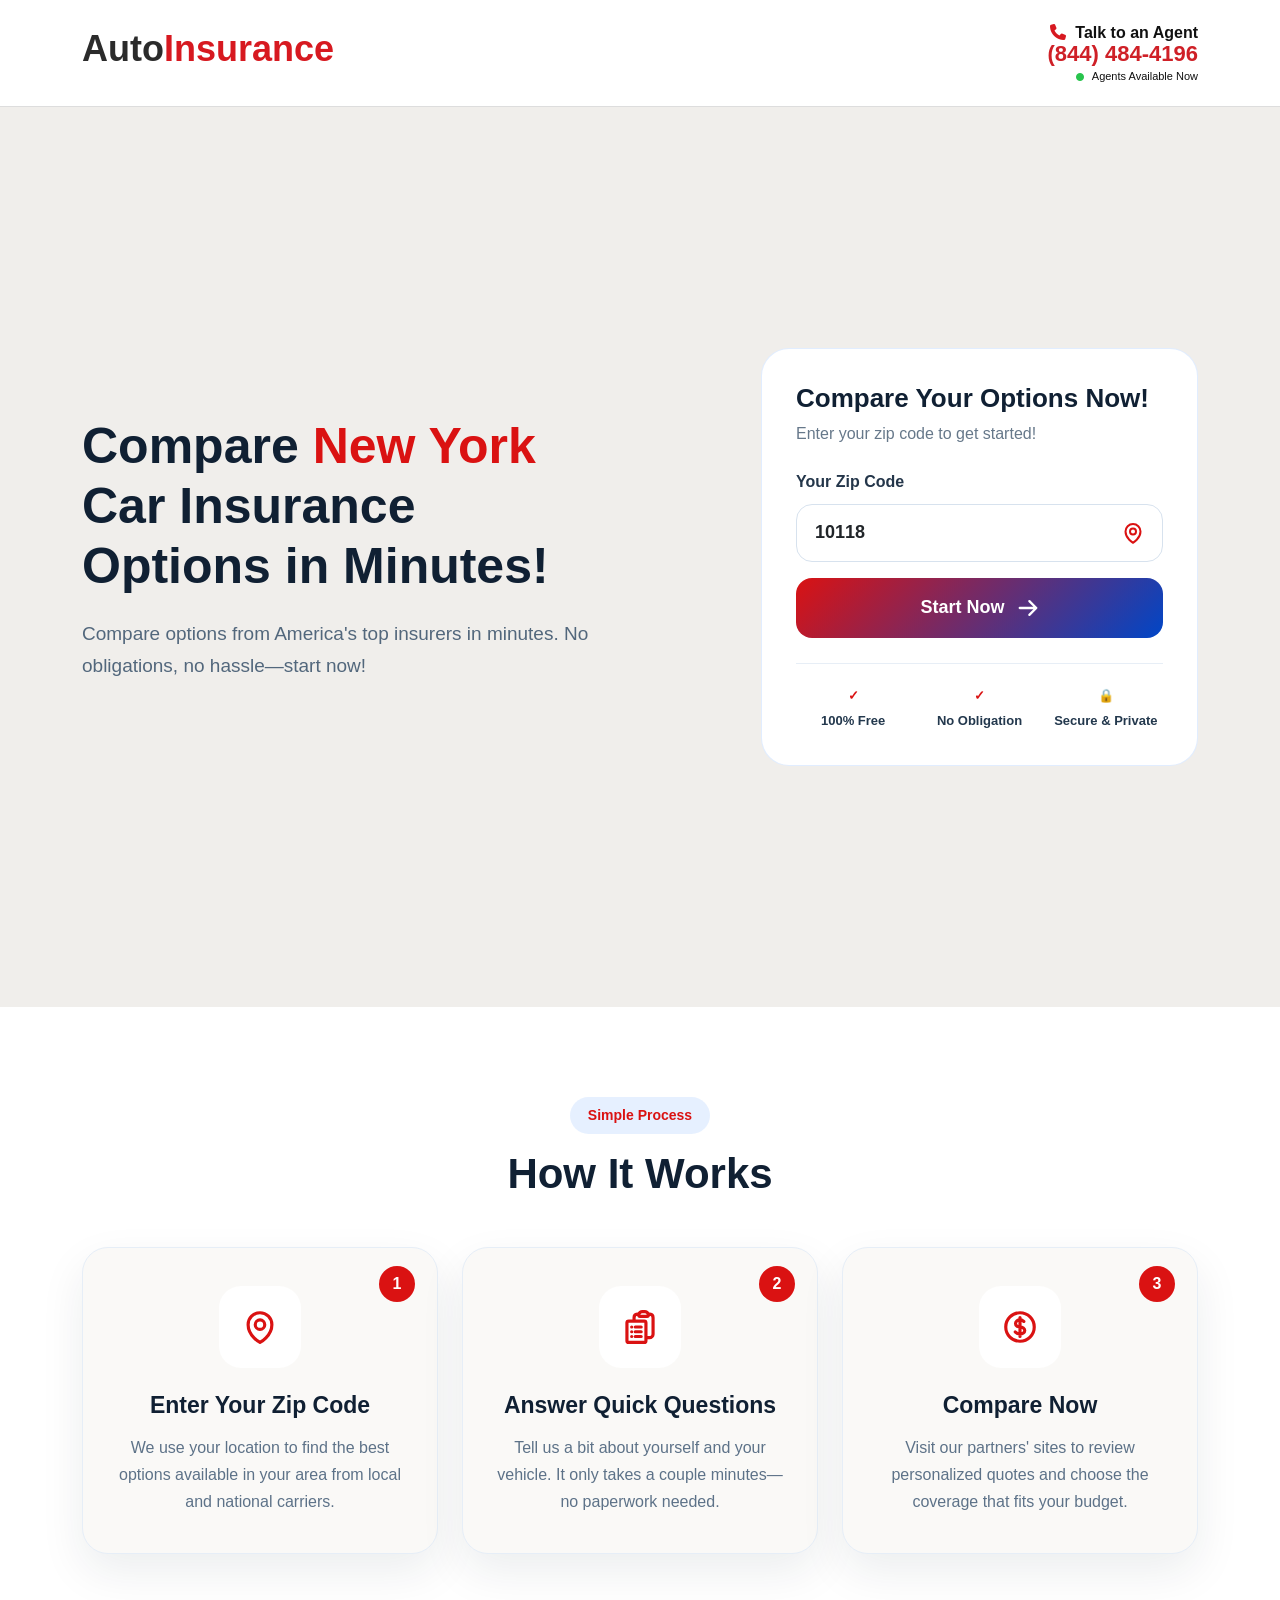
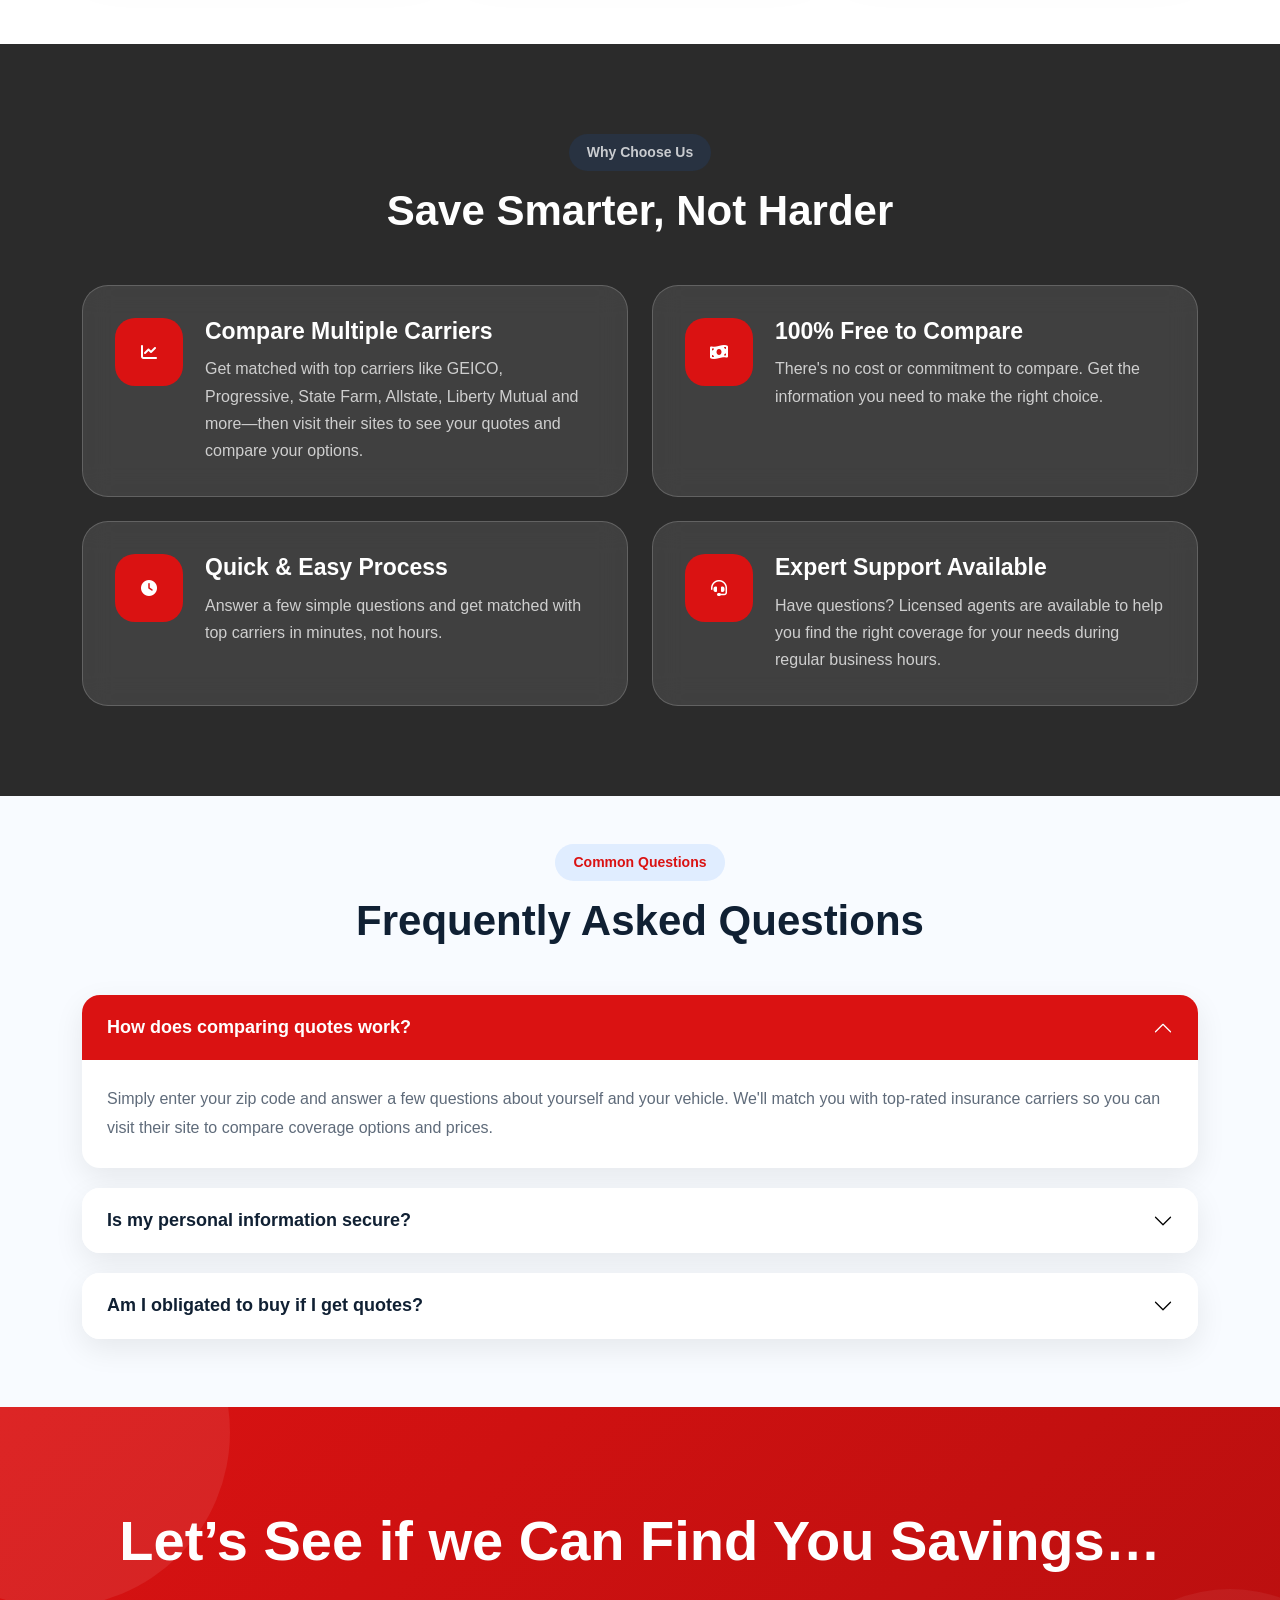
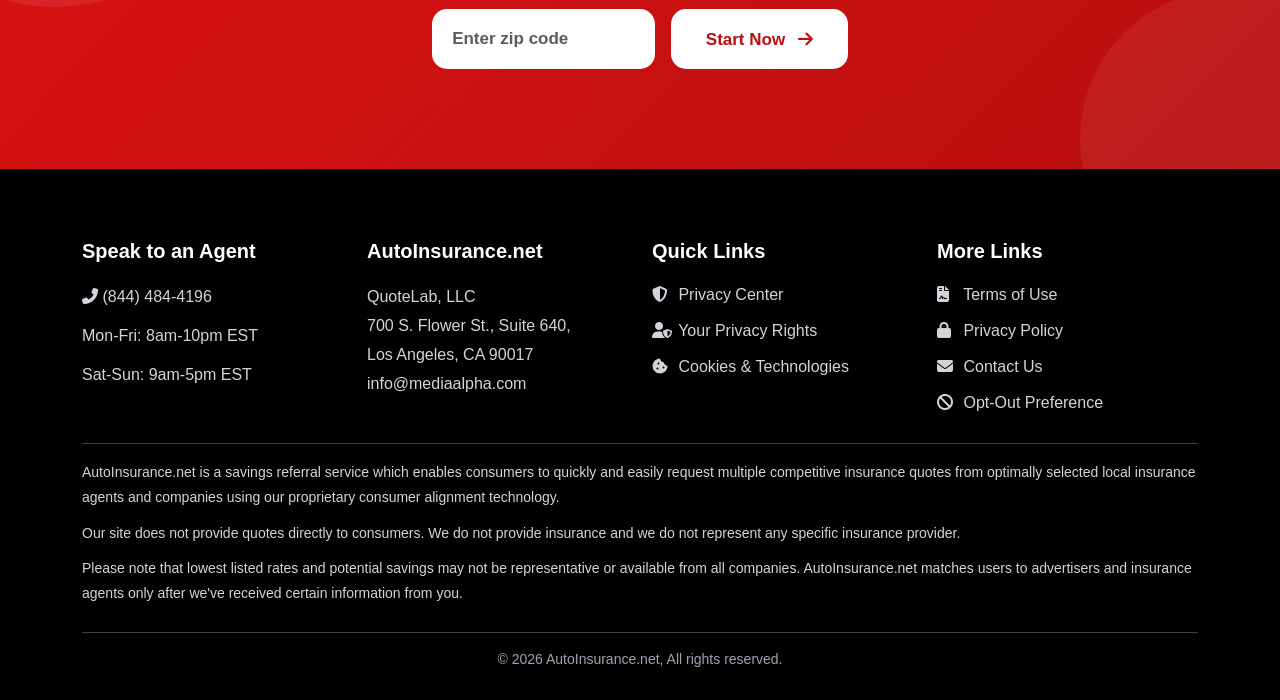
<file: index.html>
<!DOCTYPE html>
<html lang="en">
<head>
  <meta charset="UTF-8">
  <meta name="viewport" content="width=device-width, initial-scale=1.0">
  <title>Auto Insurance</title>

  <link href="https://cdn.jsdelivr.net/npm/bootstrap@5.3.3/dist/css/bootstrap.min.css" rel="stylesheet">
  <link rel="stylesheet" href="https://cdnjs.cloudflare.com/ajax/libs/font-awesome/6.5.0/css/all.min.css">
  <link rel="stylesheet" href="style.css">
  <link rel="stylesheet" href="about.css">
  <script src="https://cdn.jsdelivr.net/npm/@popperjs/core@2.11.8/dist/umd/popper.min.js" integrity="sha384-I7E8VVD/ismYTF4hNIPjVp/Zjvgyol6VFvRkX/vR+Vc4jQkC+hVqc2pM8ODewa9r" crossorigin="anonymous"></script>
<script src="https://cdn.jsdelivr.net/npm/bootstrap@5.3.8/dist/js/bootstrap.min.js" integrity="sha384-G/EV+4j2dNv+tEPo3++6LCgdCROaejBqfUeNjuKAiuXbjrxilcCdDz6ZAVfHWe1Y" crossorigin="anonymous"></script>
</head>
<body>

<header class="top-header py-4">
  <div class="container d-flex justify-content-between align-items-center">
    <h1 class="logo">Auto<span>Insurance</span></h1>

    <div class="phone-box text-end">
      <div><i class="fa-solid fa-phone"></i> Talk to an Agent</div>
      <strong>(844) 484-4196</strong>
      <p><i class="fa-solid fa-circle"></i> Agents Available Now</p>
    </div>
  </div>
</header>


<section class="generated-code-v1-hero js-home">
  <div class="container">
    <div class="row align-items-center g-5">

      <div class="col-lg-6">
        <div class="hero-content">
          

          <h1 class="hero-title">
            Compare <span class="highlight">New York</span> Car Insurance Options in Minutes!
          </h1>

          <p class="hero-subtitle">
            Compare options from America's top insurers in minutes. No obligations, no hassle—start now!
          </p>
        </div>
      </div>

      <div class="col-lg-5 ms-lg-auto">
        <div class="quote-card">
          <div class="quote-card-header">
            <h2 class="quote-card-title">Compare Your Options Now!</h2>
            <p class="quote-card-subtitle">Enter your zip code to get started!</p>
          </div>

          <form class="quote-form">
            <div class="mb-3">
              <label class="form-label" for="heroZip">Your Zip Code</label>

              <div class="zip-input-wrapper">
                <input
                  type="tel"
                  id="heroZip"
                  name="zip"
                  class="form-control zip-input js-zip"
                  placeholder="Enter zip code"
                  maxlength="5"
                  inputmode="numeric"
                  required
                  autocomplete="postal-code"
                  value="10118"
                >

                <svg xmlns="http://www.w3.org/2000/svg" fill="none" viewBox="0 0 24 24" stroke-width="2" stroke="currentColor">
                  <path stroke-linecap="round" stroke-linejoin="round" d="M15 10.5a3 3 0 11-6 0 3 3 0 016 0z"></path>
                  <path stroke-linecap="round" stroke-linejoin="round" d="M19.5 10.5c0 7.142-7.5 11.25-7.5 11.25S4.5 17.642 4.5 10.5a7.5 7.5 0 1115 0z"></path>
                </svg>
              </div>
            </div>

            <button type="submit" class="submit-btn">
              <span>Start Now</span>
              <svg xmlns="http://www.w3.org/2000/svg" fill="none" viewBox="0 0 24 24" stroke-width="2.5" stroke="currentColor">
                <path stroke-linecap="round" stroke-linejoin="round" d="M13.5 4.5L21 12m0 0l-7.5 7.5M21 12H3"></path>
              </svg>
            </button>
          </form>


          <div class="trust-bar">
            <div class="trust-item">
              <span>✓</span>
              <p>100% Free</p>
            </div>

            <div class="trust-item">
              <span>✓</span>
              <p>No Obligation</p>
            </div>

            <div class="trust-item">
              <span>🔒</span>
              <p>Secure & Private</p>
            </div>
          </div>
        </div>
      </div>

    </div>
  </div>
</section>

<section class="how-it-works-section">
  <div class="container">
    <div class="section-header text-center">
      <span class="section-label">Simple Process</span>
      <h2 class="section-title">How It Works</h2>
    </div>

    <div class="row g-4 mt-4">
      <div class="col-lg-4 col-md-6">
        <div class="step-card h-100">
          <div class="step-number">1</div>
          <div class="step-icon">
            <svg xmlns="http://www.w3.org/2000/svg" fill="none" viewBox="0 0 24 24" stroke-width="2" stroke="currentColor">
              <path stroke-linecap="round" stroke-linejoin="round" d="M15 10.5a3 3 0 11-6 0 3 3 0 016 0z"></path>
              <path stroke-linecap="round" stroke-linejoin="round" d="M19.5 10.5c0 7.142-7.5 11.25-7.5 11.25S4.5 17.642 4.5 10.5a7.5 7.5 0 1115 0z"></path>
            </svg>
          </div>
          <h3 class="step-title">Enter Your Zip Code</h3>
          <p class="step-desc">
            We use your location to find the best options available in your area from local and national carriers.
          </p>
        </div>
      </div>

      <div class="col-lg-4 col-md-6">
        <div class="step-card h-100">
          <div class="step-number">2</div>
          <div class="step-icon">
            <svg xmlns="http://www.w3.org/2000/svg" fill="none" viewBox="0 0 24 24" stroke-width="2" stroke="currentColor">
              <path stroke-linecap="round" stroke-linejoin="round" d="M9 12h3.75M9 15h3.75M9 18h3.75m3 .75H18a2.25 2.25 0 002.25-2.25V6.108c0-1.135-.845-2.098-1.976-2.192a48.424 48.424 0 00-1.123-.08m-5.801 0c-.065.21-.1.433-.1.664 0 .414.336.75.75.75h4.5a.75.75 0 00.75-.75 2.25 2.25 0 00-.1-.664m-5.8 0A2.251 2.251 0 0113.5 2.25H15c1.012 0 1.867.668 2.15 1.586m-5.8 0c-.376.023-.75.05-1.124.08C9.095 4.01 8.25 4.973 8.25 6.108V8.25m0 0H4.875c-.621 0-1.125.504-1.125 1.125v11.25c0 .621.504 1.125 1.125 1.125h9.75c.621 0 1.125-.504 1.125-1.125V9.375c0-.621-.504-1.125-1.125-1.125H8.25zM6.75 12h.008v.008H6.75V12zm0 3h.008v.008H6.75V15zm0 3h.008v.008H6.75V18z"></path>
            </svg>
          </div>
          <h3 class="step-title">Answer Quick Questions</h3>
          <p class="step-desc">
            Tell us a bit about yourself and your vehicle. It only takes a couple minutes—no paperwork needed.
          </p>
        </div>
      </div>

      <div class="col-lg-4 col-md-6 mx-md-auto">
        <div class="step-card h-100">
          <div class="step-number">3</div>
          <div class="step-icon">
            <svg xmlns="http://www.w3.org/2000/svg" fill="none" viewBox="0 0 24 24" stroke-width="2" stroke="currentColor">
              <path stroke-linecap="round" stroke-linejoin="round" d="M12 6v12m-3-2.818l.879.659c1.171.879 3.07.879 4.242 0 1.172-.879 1.172-2.303 0-3.182C13.536 12.219 12.768 12 12 12c-.725 0-1.45-.22-2.003-.659-1.106-.879-1.106-2.303 0-3.182s2.9-.879 4.006 0l.415.33M21 12a9 9 0 11-18 0 9 9 0 0118 0z"></path>
            </svg>
          </div>
          <h3 class="step-title">Compare Now</h3>
          <p class="step-desc">
            Visit our partners' sites to review personalized quotes and choose the coverage that fits your budget.
          </p>
        </div>
      </div>
    </div>
  </div>
</section>


<section class="generated-code-v1-benefits">
  <div class="container">
    <div class="section-header text-center">
      <span class="section-label light-label">Why Choose Us</span>
      <h2 class="section-title text-white">Save Smarter, Not Harder</h2>
    </div>

    <div class="row g-4 mt-4">
      <div class="col-lg-6">
        <div class="benefit-card h-100">
          <div class="benefit-icon">
    <i class="fa-solid fa-chart-line"></i>
          </div>  
          <div class="benefit-content">
            <h3>Compare Multiple Carriers</h3>
            <p>Get matched with top carriers like GEICO, Progressive, State Farm, Allstate, Liberty Mutual and more—then visit their sites to see your quotes and compare your options.</p>
          </div>
        </div>
      </div>

      <div class="col-lg-6">
        <div class="benefit-card h-100">
          <div class="benefit-icon">
    <i class="fa-solid fa-money-bill-wave"></i>
          </div>
          <div class="benefit-content">
            <h3>100% Free to Compare</h3>
            <p>There's no cost or commitment to compare. Get the information you need to make the right choice.</p>
          </div>
        </div>
      </div>

      <div class="col-lg-6">
        <div class="benefit-card h-100">
        <div class="benefit-icon">
            <i class="fa-solid fa-clock"></i>
        </div>
          <div class="benefit-content">
            <h3>Quick & Easy Process</h3>
            <p>Answer a few simple questions and get matched with top carriers in minutes, not hours.</p>
          </div>
        </div>
      </div>

      <div class="col-lg-6">
        <div class="benefit-card h-100">
          <div class="benefit-icon">
              <i class="fa-solid fa-headset"></i>
          </div>
          <div class="benefit-content">
            <h3>Expert Support Available</h3>
            <p>Have questions? Licensed agents are available to help you find the right coverage for your needs during regular business hours.</p>
          </div>
        </div>
      </div>
    </div>
  </div>
</section>


<section class="generated-code-v1-faq py-5">
    <div class="container">

        <div class="section-header text-center mb-5">
            <span class="section-label">Common Questions</span>
            <h2 class="section-title">Frequently Asked Questions</h2>
        </div>

        <div class="accordion custom-faq" id="faqAccordion">

            <!-- FAQ 1 -->
            <div class="accordion-item">
                <h2 class="accordion-header">
                    <button class="accordion-button" type="button"
                        data-bs-toggle="collapse"
                        data-bs-target="#faqOne">
                        How does comparing quotes work?
                    </button>
                </h2>

                <div id="faqOne"
                    class="accordion-collapse collapse show"
                    data-bs-parent="#faqAccordion">
                    <div class="accordion-body">
                        Simply enter your zip code and answer a few questions
                        about yourself and your vehicle. We'll match you with
                        top-rated insurance carriers so you can visit their site
                        to compare coverage options and prices.
                    </div>
                </div>
            </div>

            <!-- FAQ 2 -->
            <div class="accordion-item">
                <h2 class="accordion-header">
                    <button class="accordion-button collapsed"
                        type="button"
                        data-bs-toggle="collapse"
                        data-bs-target="#faqTwo">
                        Is my personal information secure?
                    </button>
                </h2>

                <div id="faqTwo"
                    class="accordion-collapse collapse"
                    data-bs-parent="#faqAccordion">
                    <div class="accordion-body">
                        Absolutely. We use industry-standard encryption to
                        protect your data. Your information is only shared
                        with our marketing partners and the insurance carriers
                        you choose to receive quotes from.
                    </div>
                </div>
            </div>

            <!-- FAQ 3 -->
            <div class="accordion-item">
                <h2 class="accordion-header">
                    <button class="accordion-button collapsed"
                        type="button"
                        data-bs-toggle="collapse"
                        data-bs-target="#faqThree">
                        Am I obligated to buy if I get quotes?
                    </button>
                </h2>

                <div id="faqThree"
                    class="accordion-collapse collapse"
                    data-bs-parent="#faqAccordion">
                    <div class="accordion-body">
                        No, there's absolutely no obligation. Comparing options
                        is completely free, and you're under no pressure to
                        purchase. Take your time to compare options and make
                        the decision that's right for you.
                    </div>
                </div>
            </div>

        </div>

    </div>
</section>

<section class="generated-code-v1-cta-section">
    <div class="container">
        <div class="cta-wrapper text-center">

            <h2 class="cta-title">
                Let’s See if we Can Find You Savings…
            </h2>

            <form class="cta-form mx-auto">
                <div class="row g-3 justify-content-center">

                    <div class="col-lg-4 col-md-5">
                        <input
                            type="text"
                            name="zip"
                            class="form-control cta-input"
                            placeholder="Enter zip code"
                            maxlength="5"
                            pattern="[0-9]{5}"
                            inputmode="numeric"
                            required>
                    </div>

                    <div class="col-lg-auto col-md-auto">
                        <button type="submit" class="btn cta-btn">
                            Start Now
                            <i class="fa-solid fa-arrow-right ms-2"></i>
                        </button>
                    </div>

                </div>
            </form>

        </div>
    </div>
</section>


<footer class="footer-section">

    <div class="container">

        <div class="row gy-4">

            <div class="col-lg-3 col-md-6">
                <h5>Speak to an Agent</h5>

                <p>
                    <i class="fas fa-phone-alt"></i>
                    (844) 484-4196
                </p>

                <p>Mon-Fri: 8am-10pm EST</p>
                <p>Sat-Sun: 9am-5pm EST</p>
            </div>

            <div class="col-lg-3 col-md-6">
                <h5>AutoInsurance.net</h5>

                <p>
                    QuoteLab, LLC <br>
                    700 S. Flower St., Suite 640,<br>
                    Los Angeles, CA 90017<br>
                    info@mediaalpha.com
                </p>
            </div>

            <div class="col-lg-3 col-md-6">
                <h5>Quick Links</h5>

                <ul class="footer-links">
                    <li><a href="#"><i class="fas fa-shield-alt"></i> Privacy Center</a></li>
                    <li><a href="#"><i class="fas fa-user-shield"></i> Your Privacy Rights</a></li>
                    <li><a href="#"><i class="fas fa-cookie-bite"></i> Cookies & Technologies</a></li>
                </ul>
            </div>

            <div class="col-lg-3 col-md-6">
                <h5>More Links</h5>

                <ul class="footer-links">
                    <li><a href="#"><i class="fas fa-file-contract"></i> Terms of Use</a></li>
                    <li><a href="#"><i class="fas fa-lock"></i> Privacy Policy</a></li>
                    <li><a href="#"><i class="fas fa-envelope"></i> Contact Us</a></li>
                    <li><a href="#"><i class="fas fa-ban"></i> Opt-Out Preference</a></li>
                </ul>
            </div>

        </div>

        <hr>

        <div class="row">
            <div class="col-12">

                <div class="footer-disclaimer">

                    <p>
                        AutoInsurance.net is a savings referral service which enables consumers to quickly and easily request multiple competitive insurance quotes from optimally selected local insurance agents and companies using our proprietary consumer alignment technology.
                    </p>

                    <p>
                        Our site does not provide quotes directly to consumers. We do not provide insurance and we do not represent any specific insurance provider.
                    </p>

                    <p>
                        Please note that lowest listed rates and potential savings may not be representative or available from all companies. AutoInsurance.net matches users to advertisers and insurance agents only after we've received certain information from you.
                    </p>

                </div>

            </div>
        </div>

        <hr>

        <div class="text-center copyright">
            © 2026 AutoInsurance.net, All rights reserved.
        </div>

    </div>

</footer>
</body>
</html>
</file>
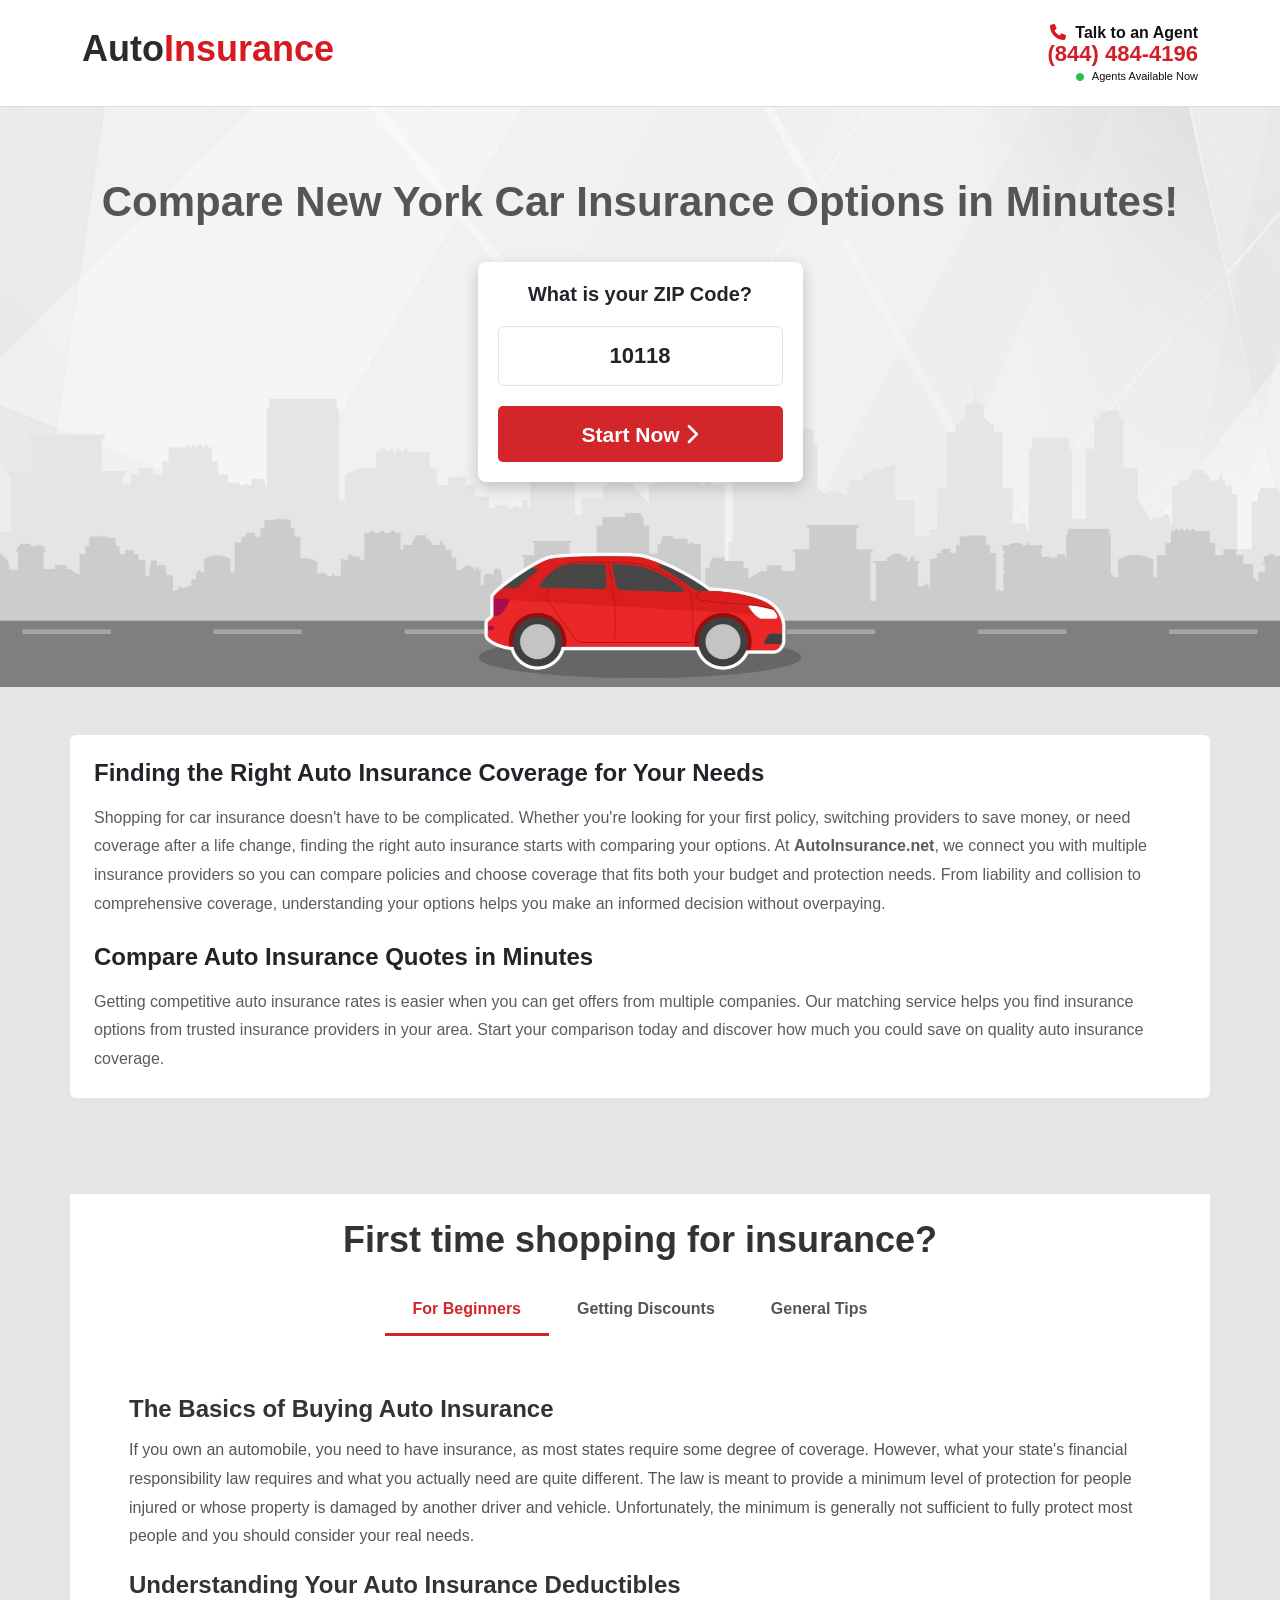
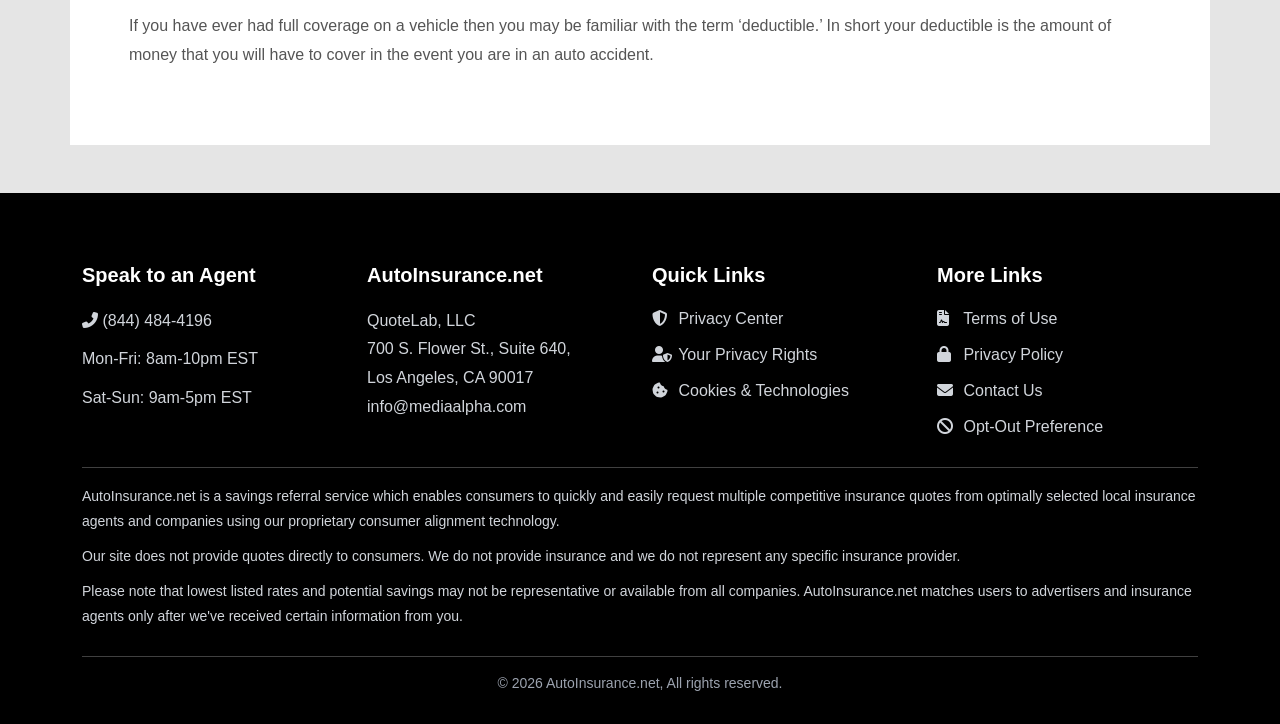
<file: about.html>
<!DOCTYPE html>
<html lang="en">
<head>
  <meta charset="UTF-8">
  <meta name="viewport" content="width=device-width, initial-scale=1.0">
  <title>Auto Insurance</title>

  <link href="https://cdn.jsdelivr.net/npm/bootstrap@5.3.3/dist/css/bootstrap.min.css" rel="stylesheet">
  <link rel="stylesheet" href="https://cdnjs.cloudflare.com/ajax/libs/font-awesome/6.5.0/css/all.min.css">
  <link rel="stylesheet" href="style.css">
  <script src="https://cdn.jsdelivr.net/npm/@popperjs/core@2.11.8/dist/umd/popper.min.js" integrity="sha384-I7E8VVD/ismYTF4hNIPjVp/Zjvgyol6VFvRkX/vR+Vc4jQkC+hVqc2pM8ODewa9r" crossorigin="anonymous"></script>
<script src="https://cdn.jsdelivr.net/npm/bootstrap@5.3.8/dist/js/bootstrap.min.js" integrity="sha384-G/EV+4j2dNv+tEPo3++6LCgdCROaejBqfUeNjuKAiuXbjrxilcCdDz6ZAVfHWe1Y" crossorigin="anonymous"></script>
</head>
<body>

<header class="top-header py-4">
  <div class="container d-flex justify-content-between align-items-center">
    <h1 class="logo">Auto<span>Insurance</span></h1>

    <div class="phone-box text-end">
      <div><i class="fa-solid fa-phone"></i> Talk to an Agent</div>
      <strong>(844) 484-4196</strong>
      <p><i class="fa-solid fa-circle"></i> Agents Available Now</p>
    </div>
  </div>
</header>

<section class="hero">
  <div class="container text-center">
    <h1>Compare New York Car Insurance Options in Minutes!</h1>

    <div class="zip-card ">
      <h4>What is your ZIP Code?</h4>
      <input type="text" value="10118" class="form-control text-center">
      <button class="btn start-btn">
        Start Now <i class="fa-solid fa-chevron-right"></i>
      </button>
    </div>

    
    </div>
  </div>
</section>


<section class="py-5" style="background-color: #e5e5e5;">
    <div class="container bg-white p-4 rounded">
        <div class="row justify-content-center">
            <div class="col-lg-12">

                <div class="coverage-content">

                    <h4 class="fw-bold mb-3">
                        Finding the Right Auto Insurance Coverage for Your Needs
                    </h4>

                    <p class="text-muted mb-4">
                        Shopping for car insurance doesn't have to be complicated.
                        Whether you're looking for your first policy, switching
                        providers to save money, or need coverage after a life
                        change, finding the right auto insurance starts with
                        comparing your options.

                        At <strong>AutoInsurance.net</strong>, we connect you with
                        multiple insurance providers so you can compare policies
                        and choose coverage that fits both your budget and
                        protection needs. From liability and collision to
                        comprehensive coverage, understanding your options helps
                        you make an informed decision without overpaying.
                    </p>

                    <h4 class="fw-bold mb-3">
                        Compare Auto Insurance Quotes in Minutes
                    </h4>

                    <p class="text-muted mb-0">
                        Getting competitive auto insurance rates is easier when
                        you can get offers from multiple companies. Our matching
                        service helps you find insurance options from trusted
                        insurance providers in your area. Start your comparison
                        today and discover how much you could save on quality
                        auto insurance coverage.
                    </p>

                </div>

            </div>
        </div>
    </div>
</section>


<section class="buyersGuide content content--buyer content--bottom js-home py-5"  style="background-color: #e5e5e5;">
  <div class="container bg-white p-4">

    <div class="row">
      <div class="col-12 text-center">
        <h2 class="buyersGuide__title content__title fw-bold mb-4">
          First time shopping for insurance?
        </h2>
      </div>
    </div>

    <div class="row">
      <div class="col-12 content__col">
        <ul class="nav justify-content-center js-nav mb-4" id="buyersGuideTabs">
          <li class="nav-item">
            <button class="nav-link active" type="button" data-bs-target="#carouselIndicator" data-bs-slide-to="0">
              For Beginners
            </button>
          </li>

          <li class="nav-item">
            <button class="nav-link" type="button" data-bs-target="#carouselIndicator" data-bs-slide-to="1">
              Getting Discounts
            </button>
          </li>

          <li class="nav-item">
            <button class="nav-link" type="button" data-bs-target="#carouselIndicator" data-bs-slide-to="2">
              General Tips
            </button>
          </li>
        </ul>
      </div>
    </div>

    <div id="carouselIndicator" class="carousel slide help-text" data-bs-ride="false" data-bs-interval="false">
      <div class="carousel-inner">

        <div class="carousel-item active">
          <div class="d-block w-100">
            <h3>The Basics of Buying Auto Insurance</h3>
            <p>If you own an automobile, you need to have insurance, as most states require some degree of coverage. However, what your state's financial responsibility law requires and what you actually need are quite different. The law is meant to provide a minimum level of protection for people injured or whose property is damaged by another driver and vehicle. Unfortunately, the minimum is generally not sufficient to fully protect most people and you should consider your real needs.</p>

            <h3>Understanding Your Auto Insurance Deductibles</h3>
            <p>If you have ever had full coverage on a vehicle then you may be familiar with the term ‘deductible.’ In short your deductible is the amount of money that you will have to cover in the event you are in an auto accident.</p>
          </div>
        </div>

        <div class="carousel-item">
          <div class="d-block w-100">
            <h3>Tips for Finding and Taking Advantage of Discounts on Auto Insurance</h3>
            <p>Many auto insurance companies offer insurance discounts. However, not every consumer is aware of these discounts or remembers to ask about them. Being proactive as a car insurance consumer can save you a lot of money over the course of your policy. Generally, auto insurance discounts can be broken down into three categories:</p>

            <ul>
              <li>Discounts Related to the Driver or Drivers</li>
              <li>Discounts Related to the Policy</li>
              <li>Discounts Related to the Vehicle</li>
            </ul>

            <p>Often these discounts can be combined to save even more money.</p>

            <h3>Tip One: Driver-Related Car Insurance Discounts</h3>
            <p>Driver-related car insurance discounts can be significant. These usually include having a clean driving record, with no speeding tickets, traffic violations or accidents, as well as being what is considered a safe driver. There are also often auto insurance discounts for things like the driver being older and experienced, a college graduate, and a homeowner. Driver discounts vary from insurance company to insurance company.</p>

            <h3>Tip Two: Policy-Related Auto Insurance Discounts</h3>
            <p>There are many common types of policy-related auto insurance discounts. Chief among these are bundled discounts which involve multiple vehicles or multiple types of policies. If you are a renter or a homeowner, adding renters insurance or homeowners insurance through the same company that carries your car insurance usually gives a discount. There may also be discounts for paying in full rather than making monthly payments, setting-up an automatic electronic payment through your checking account, and for choosing paperless billing for your car insurance premiums.</p>

            <h3>Tip Three: Vehicle-Related Car Insurance Discount</h3>
            <p>In addition to driver- and policy-related auto insurance discounts, many companies offer reduced rates related to the vehicle that is being insured. Security and safety elements for the vehicle, such as airbags, anti-lock brakes, vehicle recovery systems, and anti-theft devices may lower your car insurance premiums.</p>

            <h3>Making the Most of Auto Insurance Discounts</h3>
            <p>There are many auto insurance discounts available, and they can significantly decrease your premiums. When you are looking for car insurance, be sure to ask about discounts available and how to take advantage of each of them. Whether you are bundling your car insurance with other types of insurance, maintaining a safe driving record, or have a vehicle with excellent safety components, discounts are to your benefit and they will save you money on your auto insurance premiums.</p>

            <p>Because different car insurance companies offer different types and amounts of discounts, it is best that you compare offers from a variety of insurance providers to make sure you are not just getting the best rates on the auto insurance you need, but that you are getting the discounts you deserve.</p>
          </div>
        </div>

        <div class="carousel-item">
          <div class="d-block w-100">
            <h3>How Much Insurance is Enough?</h3>
            <p>Determining how much car insurance you need is an individual decision. While you may decide that the state-mandated auto insurance minimums are acceptable, the savvy vehicle owner understands that minimal insurance is not enough protection if one is involved in a collision that results in serious bodily injury or extensive and expensive damage to another vehicle, multiple vehicles, or property.</p>

            <p>When determining how much auto insurance you need to purchase, you need to consider:</p>

            <ul>
              <li>How much money you regularly have available that you can use to pay for injuries or vehicle damage beyond the maximum set by a car insurance policy</li>
              <li>How many and which types of additional auto insurance options will provide you with the best protection</li>
            </ul>

            <p>Once you have answered these questions, you are ready to start looking for the car insurance policy or policies that are not only affordable but which will give you the greatest amount of financial security.</p>

            <h3>Car Insurance: State-Mandated Minimums and Your Wallet</h3>
            <p>State-mandated car insurance minimums offer barebones insurance coverage to the policy holder. If you are in a car crash and there are multiple serious injuries, as well as vehicles severely damaged or destroyed, your minimal car insurance is not going to protect you very well. You may be found and held financially liable for long-term medical care expenses, costly vehicle repairs, or even replacement of a car. Carrying more than the minimum insurance saves your wallet and protects your assets.</p>

            <h3>Research Different Types of Car Insurance</h3>
            <p>There are many types of car insurance policies that go beyond the minimum coverage required. Most of these are affordable, have varying deductibles and will save you money if you need to make a claim.</p>

            <h3>Collision and Comprehensive Car Insurance</h3>
            <p>Collision insurance covers your car repairs or replacement following an accident. Comprehensive auto insurance is used for damages to your vehicle in the event of vandalism, theft or a natural disaster.</p>

            <h3>Underinsured and Uninsured Motorist Policies</h3>
            <p>Some states require purchasing this, but not all. If you are injured in an accident involving another driver, who does not have enough insurance to cover your injuries or who is breaking the law and driving without insurance, an underinsured and uninsured motorist policy will cover you and your family.</p>

            <h3>Deciding on How Much Car Insurance You Need</h3>
            <p>Everyone has different car insurance needs. Factors may vary including, how much can one afford each month, the number and price of assets that need to be protected and the value of the vehicle. Generally speaking, purchasing more insurance is better than less and more coverage with a slightly higher deductible is a good trade-off. Be sure to compare auto insurance quotes for different insurance types, investigate available policy discounts and make the decision that works best for you and your car insurance needs.</p>
          </div>
        </div>

      </div>
    </div>

  </div>
</section>


<footer class="footer-section">

    <div class="container">

        <div class="row gy-4">

            <div class="col-lg-3 col-md-6">
                <h5>Speak to an Agent</h5>

                <p>
                    <i class="fas fa-phone-alt"></i>
                    (844) 484-4196
                </p>

                <p>Mon-Fri: 8am-10pm EST</p>
                <p>Sat-Sun: 9am-5pm EST</p>
            </div>

            <div class="col-lg-3 col-md-6">
                <h5>AutoInsurance.net</h5>

                <p>
                    QuoteLab, LLC <br>
                    700 S. Flower St., Suite 640,<br>
                    Los Angeles, CA 90017<br>
                    info@mediaalpha.com
                </p>
            </div>

            <div class="col-lg-3 col-md-6">
                <h5>Quick Links</h5>

                <ul class="footer-links">
                    <li><a href="#"><i class="fas fa-shield-alt"></i> Privacy Center</a></li>
                    <li><a href="#"><i class="fas fa-user-shield"></i> Your Privacy Rights</a></li>
                    <li><a href="#"><i class="fas fa-cookie-bite"></i> Cookies & Technologies</a></li>
                </ul>
            </div>

            <div class="col-lg-3 col-md-6">
                <h5>More Links</h5>

                <ul class="footer-links">
                    <li><a href="#"><i class="fas fa-file-contract"></i> Terms of Use</a></li>
                    <li><a href="#"><i class="fas fa-lock"></i> Privacy Policy</a></li>
                    <li><a href="#"><i class="fas fa-envelope"></i> Contact Us</a></li>
                    <li><a href="#"><i class="fas fa-ban"></i> Opt-Out Preference</a></li>
                </ul>
            </div>

        </div>

        <hr>

        <div class="row">
            <div class="col-12">

                <div class="footer-disclaimer">

                    <p>
                        AutoInsurance.net is a savings referral service which enables consumers to quickly and easily request multiple competitive insurance quotes from optimally selected local insurance agents and companies using our proprietary consumer alignment technology.
                    </p>

                    <p>
                        Our site does not provide quotes directly to consumers. We do not provide insurance and we do not represent any specific insurance provider.
                    </p>

                    <p>
                        Please note that lowest listed rates and potential savings may not be representative or available from all companies. AutoInsurance.net matches users to advertisers and insurance agents only after we've received certain information from you.
                    </p>

                </div>

            </div>
        </div>

        <hr>

        <div class="text-center copyright">
            © 2026 AutoInsurance.net, All rights reserved.
        </div>

    </div>

</footer>
</body>
</html>
</file>
<file: style.css>
* {
  margin: 0;
  padding: 0;
  box-sizing: border-box;
}

body {
  font-family: Arial, Helvetica, sans-serif;
}

.top-header {
  background: #fff;
  border-bottom: 1px solid #ddd;
}

.logo {
  font-size: 36px;
  font-weight: 800;
  color: #2b2b2b;
}

.logo span {
  color: #d71920;
}

.phone-box {
  font-size: 16px;
  font-weight: 700;
  color: #111;
  line-height: 1.1;
}

.phone-box i {
  color: #d71920;
  margin-right: 5px;
}

.phone-box strong {
  display: block;
  color: #cf2027;
  font-size: 22px;
}

.phone-box p {
  font-size: 11px;
  margin: 4px 0 0;
  font-weight: 500;
}

.phone-box p i {
  color: #28c44d;
  font-size: 8px;
}

.hero {
  min-height: 580px;
    background-image: url(/images/download.jfif);
  background-size: cover;

  background-position: bottom; 
   padding-top: 35px;
  padding-bottom: 35px;
}

.hero h1 {
  font-size: 42px;
  font-weight: 800;
  color: #555;
  margin-bottom: 35px;
  margin-top: 35px;
}

.zip-card {
  width: 325px;
  background: #fff;
  padding: 20px;
  margin: auto;
  border-radius: 8px;
  box-shadow: 0 5px 15px rgba(0,0,0,.2);

}

.zip-card h4 {
  font-size: 20px;
  font-weight: 800;
  margin-bottom: 20px;
}

.zip-card input {
  height: 60px;
  font-size: 22px;
  font-weight: 800;
  margin-bottom: 20px;
}

.start-btn {
  width: 100%;
  height: 56px;
  background: #d2262b;
  color: #fff;
  font-size: 21px;
  font-weight: 800;
  border-radius: 5px;
}

.start-btn:hover {
  background: #b91d23;
  color: #fff;
}

.car {
  position: relative;
  z-index: 3;
  margin: 20px auto 0;
  width: 460px;
  height: 160px;
}

.car-body {
  position: absolute;
  bottom: 25px;
  width: 430px;
  height: 95px;
  background: #ed1c24;
  border: 6px solid #fff;
  border-radius: 80px 140px 35px 35px;
  box-shadow: 0 12px 0 rgba(0,0,0,.2);
}

.car-body::before {
  content: "";
  position: absolute;
  top: -48px;
  left: 80px;
  width: 185px;
  height: 70px;
  background: #ed1c24;
  border: 6px solid #fff;
  border-bottom: none;
  border-radius: 85px 85px 0 0;
}

.window {
  position: absolute;
  top: -36px;
  height: 45px;
  background: #333;
  z-index: 3;
}

.window.back {
  left: 88px;
  width: 90px;
  border-radius: 45px 5px 0 0;
}

.window.front {
  left: 185px;
  width: 105px;
  border-radius: 5px 45px 0 0;
}

.light {
  position: absolute;
  right: 12px;
  top: 28px;
  width: 45px;
  height: 18px;
  background: white;
  border-radius: 0 20px 20px 0;
}

.wheel {
  position: absolute;
  bottom: -34px;
  width: 75px;
  height: 75px;
  background: #333;
  border-radius: 50%;
  border: 8px solid #fff;
}

.wheel::after {
  content: "";
  position: absolute;
  inset: 10px;
  background: #ccc;
  border-radius: 50%;
}

.wheel.left {
  left: 45px;
}

.wheel.right {
  right: 95px;
}

.coverage-content h3{
    font-size: 2rem;
    color: #333;
    font-weight: 700;
}

.coverage-content p{
    font-size: 1rem;
    line-height: 1.8;
    color: #666;
}
.buyersGuide {
  background: #f7f7f7;
}

.buyersGuide__title {
  font-size: 36px;
  color: #333;
}

.js-nav .nav-link {
  background: transparent;
  border: none;
  color: #555;
  font-weight: 700;
  padding: 12px 28px;
  border-bottom: 3px solid transparent;
}

.js-nav .nav-link.active {
  color: #d2262b;
  border-bottom-color: #d2262b;
}

.help-text {
  background: #fff;
  padding: 35px;
  border-radius: 6px;
}

.help-text h3 {
  font-size: 24px;
  font-weight: 700;
  color: #333;
  margin-top: 20px;
  margin-bottom: 12px;
}

.help-text h3:first-child {
  margin-top: 0;
}

.help-text p,
.help-text li {
  font-size: 16px;
  line-height: 1.8;
  color: #555;
}

.help-text ul {
  padding-left: 25px;
}

.footer-section{
    background:black;
    color:#fff;
    padding:70px 0 30px;
}

.footer-section h5{
    font-size:20px;
    font-weight:700;
    margin-bottom:20px;
}

.footer-section p{
    color:#d1d5db;
    line-height:1.8;
    margin-bottom:10px;
}

.footer-links{
    list-style:none;
    padding:0;
    margin:0;
}

.footer-links li{
    margin-bottom:12px;
}

.footer-links a{
    color:#d1d5db;
    text-decoration:none;
    transition:.3s;
}

.footer-links a:hover{
    color:#fff;
}

.footer-links i{
    width:22px;
}

.footer-disclaimer{
    color:#cbd5e1;
    font-size:14px;
    line-height:1.8;
}

.copyright{
    color:#9ca3af;
    font-size:14px;
}

@media (max-width: 768px) {
  .logo {
    font-size: 26px;
  }

  .phone-box {
    font-size: 12px;
  }

  .phone-box strong {
    font-size: 17px;
  }

  .hero h2 {
    font-size: 28px;
  }

  .car {
    transform: scale(.75);
    margin-left: -40px;
  }
}
</file>
<file: about.css>
.generated-code-v1-hero {
  min-height: 100vh;
  padding: 90px 0;
  background: #f0eeeb;
  display: flex;
  align-items: center;
}

.hero-badge {
  display: inline-flex;
  align-items: center;
  gap: 10px;
  background: #ffffff;
  color: #183b64;
  padding: 10px 18px;
  border-radius: 50px;
  font-weight: 600;
  font-size: 15px;
  box-shadow: 0 10px 30px rgba(0, 0, 0, 0.08);
  margin-bottom: 25px;
}

.pulse {
  width: 10px;
  height: 10px;
  background: #18c964;
  border-radius: 50%;
  position: relative;
}

.pulse::after {
  content: "";
  position: absolute;
  inset: -6px;
  border-radius: 50%;
  background: rgba(24, 201, 100, 0.25);
  animation: pulse 1.4s infinite;
}

@keyframes pulse {
  0% {
    transform: scale(0.8);
    opacity: 1;
  }

  100% {
    transform: scale(1.8);
    opacity: 0;
  }
}

.hero-title {
  font-size: clamp(38px, 5vw, 50px);
  line-height: 1.2;
  font-weight: 800;
  color: #102033;
  margin-bottom: 22px;
}

.highlight {
  color: #da1212;
}

.hero-subtitle {
  font-size: 19px;
  color: #52677c;
  max-width: 580px;
  line-height: 1.7;
}

.quote-card {
  background: #ffffff;
  border-radius: 28px;
  padding: 34px;
  border: 1px solid rgba(13, 110, 253, 0.12);
}

.quote-card-title {
  font-size: 26px;
  font-weight: 800;
  color: #102033;
  margin-bottom: 8px;
}

.quote-card-subtitle {
  color: #66788a;
  margin-bottom: 24px;
}

.form-label {
  font-weight: 700;
  color: #24364a;
  margin-bottom: 10px;
}

.zip-input-wrapper {
  position: relative;
}

.zip-input {
  height: 58px;
  border-radius: 16px;
  border: 1px solid #d7e2ee;
  padding-left: 18px;
  padding-right: 52px;
  font-size: 18px;
  font-weight: 600;
}

.zip-input:focus {
  border-color: #da1212;
  box-shadow: 0 0 0 4px rgba(13, 110, 253, 0.12);
}

.zip-input-wrapper svg {
  width: 24px;
  height: 24px;
  position: absolute;
  right: 18px;
  top: 50%;
  transform: translateY(-50%);
  color: #da1212;
}

.submit-btn {
  width: 100%;
  height: 60px;
  border: none;
  border-radius: 16px;
  background: linear-gradient(135deg, #da1212, #0046c7);
  color: #ffffff;
  font-size: 18px;
  font-weight: 800;
  display: flex;
  align-items: center;
  justify-content: center;
  gap: 12px;
  transition: 0.3s ease;
}

.submit-btn:hover {
  transform: translateY(-2px);
  box-shadow: 0 15px 35px rgba(13, 110, 253, 0.35);
}

.submit-btn svg {
  width: 22px;
  height: 22px;
}

.social-proof {
  margin-top: 24px;
  display: flex;
  align-items: center;
  gap: 14px;
}

.avatar-stack {
  display: flex;
}

.avatar {
  width: 38px;
  height: 38px;
  border-radius: 50%;
  background: #da1212;
  color: #ffffff;
  font-size: 13px;
  font-weight: 800;
  display: flex;
  align-items: center;
  justify-content: center;
  border: 3px solid #ffffff;
  margin-left: -10px;
}

.avatar:first-child {
  margin-left: 0;
}

.avatar.count {
  background: #102033;
}

.social-proof-text {
  margin: 0;
  font-size: 14px;
  color: #52677c;
}

.trust-bar {
  margin-top: 25px;
  padding-top: 22px;
  border-top: 1px solid #e7eef6;
  display: grid;
  grid-template-columns: repeat(3, 1fr);
  gap: 12px;
}

.trust-item {
  text-align: center;
  color: #23384d;
  font-size: 13px;
  font-weight: 700;
}

.trust-item span {
  display: block;
  color: #da1212;
  margin-bottom: 6px;
}

.trust-item p {
  margin: 0;
}


.how-it-works-section {
  padding: 90px 0;
  background: #ffffff;
}

.section-label {
  display: inline-block;
  background: rgba(13, 110, 253, 0.1);
  color: #da1212;
  padding: 8px 18px;
  border-radius: 50px;
  font-size: 14px;
  font-weight: 800;
  margin-bottom: 14px;
}

.section-title {
  font-size: clamp(34px, 4vw, 48px);
  font-weight: 800;
  color: #102033;
  margin: 0;
}

.step-card {
  position: relative;
  background:#faf9f7;
  border: 1px solid #e6eef7;
  border-radius: 26px;
  padding: 38px 30px;
  text-align: center;
  box-shadow: 0 18px 45px rgba(16, 32, 51, 0.08);
  transition: 0.3s ease;
}

.step-card:hover {
  transform: translateY(-8px);
  box-shadow: 0 25px 60px rgba(13, 110, 253, 0.16);
  border-color: rgba(13, 110, 253, 0.35);
}

.step-number {
  position: absolute;
  top: 18px;
  right: 22px;
  width: 36px;
  height: 36px;
  border-radius: 50%;
  background: #da1212;
  color: #ffffff;
  display: flex;
  align-items: center;
  justify-content: center;
  font-weight: 800;
}

.step-icon {
  width: 82px;
  height: 82px;
  margin: 0 auto 24px;
  border-radius: 22px;
  background:#ffffff ;
  color:#da1212 ;
  display: flex;
  align-items: center;
  justify-content: center;
}

.step-icon svg {
  width: 38px;
  height: 38px;
}

.step-title {
  font-size: 23px;
  font-weight: 800;
  color: #102033;
  margin-bottom: 14px;
}

.step-desc {
  font-size: 16px;
  color: #5d7288;
  line-height: 1.7;
  margin: 0;
}

.generated-code-v1-benefits {
  padding: 90px 0;
  background: #2b2b2b;
}

.light-label {
  background: rgba(255, 255, 255, 0.12);
  color: rgba(255, 255, 255, 0.75) !important;
}

.benefit-card {
  display: flex;
  gap: 22px;
  padding: 32px;
  border-radius: 26px;
  background: rgba(255, 255, 255, 0.1);
  border: 1px solid rgba(255, 255, 255, 0.18);
  backdrop-filter: blur(14px);
  transition: 0.3s ease;
}

.benefit-card:hover {
  transform: translateY(-6px);
  background: rgba(255, 255, 255, 0.16);
}

.benefit-icon {
  width: 68px;
  height: 68px;
  flex: 0 0 68px;
  border-radius: 20px;
  background: #da1212;
  color: white;
  display: flex;
  align-items: center;
  justify-content: center;
}

.benefit-icon svg {
  width: 34px;
  height: 34px;
}

.benefit-content h3 {
  color: #ffffff;
  font-size: 23px;
  font-weight: 800;
  margin-bottom: 10px;
}

.benefit-content p {
  color: rgba(255, 255, 255, 0.75);
  line-height: 1.7;
  margin: 0;
}
.generated-code-v1-faq {
    background: #f8fbff;
}

.section-label {
    display: inline-block;
    background: rgba(13, 110, 253, .1);
    color: #da1212;
    padding: 8px 18px;
    border-radius: 30px;
    font-size: 14px;
    font-weight: 700;
    margin-bottom: 15px;
}

.section-title {
    font-size: 42px;
    font-weight: 800;
    color: #102033;
}

.custom-faq .accordion-item {
    border: none;
    margin-bottom: 20px;
    border-radius: 18px !important;
    overflow: hidden;
    box-shadow: 0 10px 30px rgba(0,0,0,.08);
}

.custom-faq .accordion-button {
    background: #fff;
    color: #102033;
    font-size: 18px;
    font-weight: 700;
    padding: 22px 25px;
    box-shadow: none;
}

.custom-faq .accordion-button:not(.collapsed) {
    background: #da1212;
    color: #fff;
}

.custom-faq .accordion-button:focus {
    box-shadow: none;
}

.custom-faq .accordion-body {
    padding: 25px;
    color: #5f6b7a;
    line-height: 1.8;
    font-size: 16px;
}

.custom-faq .accordion-button::after {
    filter: brightness(0);
}

.custom-faq .accordion-button:not(.collapsed)::after {
    filter: brightness(100);
}

.generated-code-v1-cta-section {
    padding: 100px 0;
    background: linear-gradient(135deg, #da1212, #b80f0f);
    position: relative;
    overflow: hidden;
}

.generated-code-v1-cta-section::before {
    content: "";
    position: absolute;
    width: 350px;
    height: 350px;
    background: rgba(255,255,255,0.08);
    border-radius: 50%;
    top: -150px;
    left: -120px;
}

.generated-code-v1-cta-section::after {
    content: "";
    position: absolute;
    width: 300px;
    height: 300px;
    background: rgba(255,255,255,0.06);
    border-radius: 50%;
    bottom: -120px;
    right: -100px;
}

.cta-wrapper {
    position: relative;
    z-index: 2;
}

.cta-title {
    color: #fff;
    font-size: clamp(32px, 5vw, 56px);
    font-weight: 800;
    margin-bottom: 35px;
    line-height: 1.2;
}

.cta-form {
    max-width: 700px;
}

.cta-input {
    height: 60px;
    border-radius: 15px;
    border: none;
    padding: 0 20px;
    font-size: 17px;
    font-weight: 600;
}

.cta-input:focus {
    box-shadow: 0 0 0 4px rgba(255,255,255,.25);
    border: none;
}

.cta-btn {
    height: 60px;
    padding: 0 35px;
    border-radius: 15px;
    border: none;
    background: #fff;
    color: #b80f0f;
    font-size: 17px;
    font-weight: 700;
    transition: all .3s ease;
}

.cta-btn:hover {
    background: #f8f9fa;
    color: #b80f0f;
    transform: translateY(-3px);
    box-shadow: 0 12px 25px rgba(0,0,0,.15);
}


@media (max-width: 991px) {
  .generated-code-v1-hero {
    padding: 60px 0;
    text-align: center;
  }

  .hero-subtitle {
    margin: 0 auto;
  }

  .quote-card {
    max-width: 520px;
    margin: 0 auto;
    text-align: left;
  }
}


@media (max-width: 768px) {
    .generated-code-v1-cta-section {
        padding: 70px 0;
    }

    .cta-btn {
        width: 100%;
    }
}

@media (max-width: 575px) {
  .quote-card {
    padding: 24px;
    border-radius: 22px;
  }
    .how-it-works-section {
    padding: 60px 0;
  }

  .step-card {
    padding: 32px 24px;
  }

  .trust-bar {
    grid-template-columns: 1fr;
  }

  .social-proof {
    align-items: flex-start;
  }
  
  .generated-code-v1-benefits {
    padding: 60px 0;
  }

  .benefit-card {
    flex-direction: column;
    text-align: center;
  }

  .benefit-icon {
    margin: 0 auto;
  }

}
</file>
